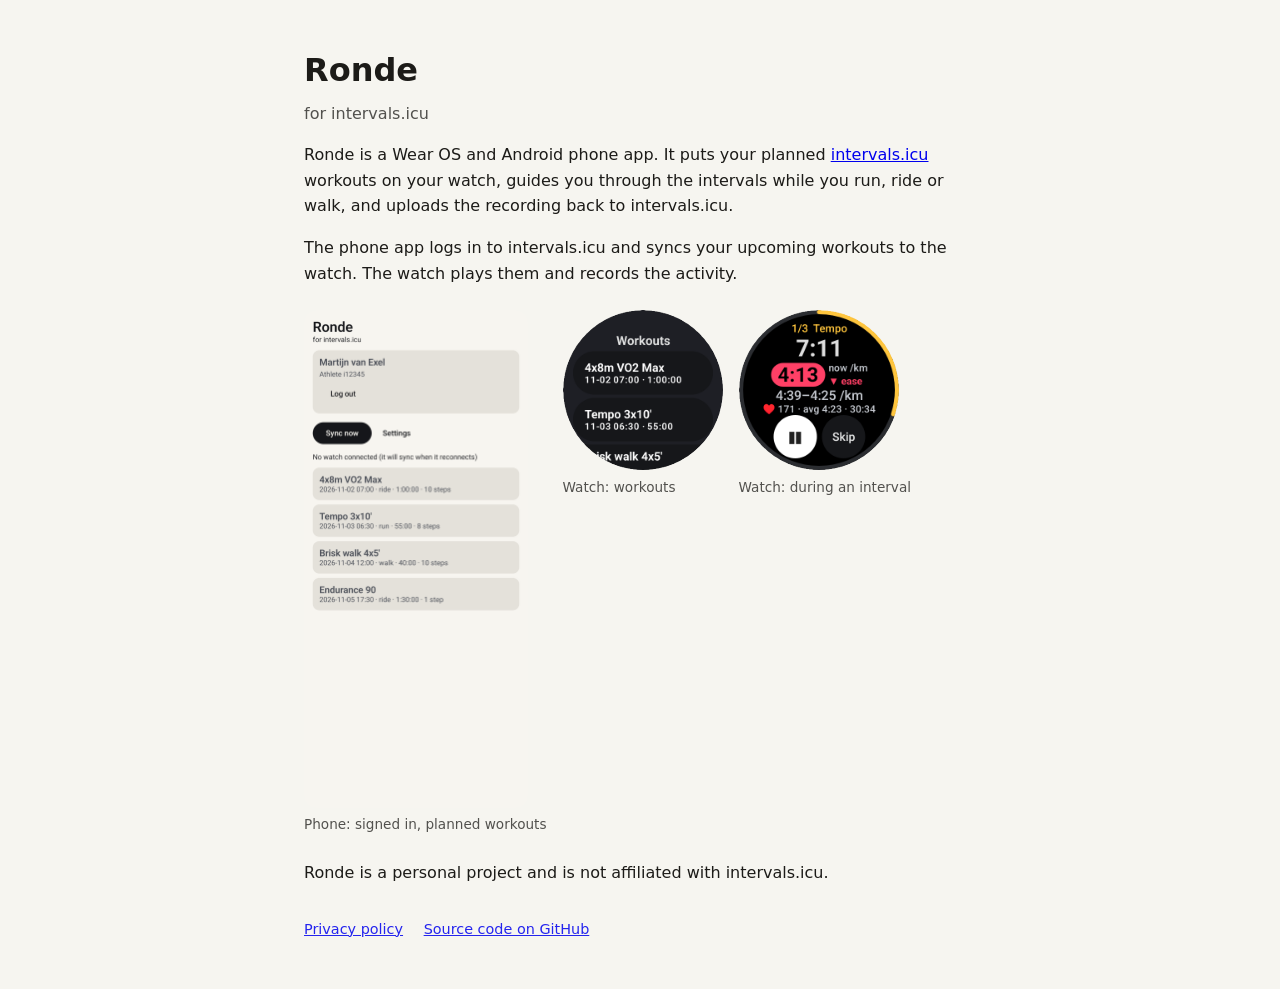
<file: index.html>
<!DOCTYPE html>
<html lang="en">
<head>
<meta charset="utf-8">
<meta name="viewport" content="width=device-width, initial-scale=1">
<title>Ronde for intervals.icu</title>
<meta name="description" content="Ronde puts your intervals.icu planned workouts on your Wear OS watch and uploads the recordings.">
<link rel="stylesheet" href="style.css">
</head>
<body>
<header>
<h1>Ronde</h1>
<p class="tagline">for intervals.icu</p>
</header>
<main>
<p>Ronde is a Wear OS and Android phone app. It puts your planned <a href="https://intervals.icu">intervals.icu</a> workouts on your watch, guides you through the intervals while you run, ride or walk, and uploads the recording back to intervals.icu.</p>
<p>The phone app logs in to intervals.icu and syncs your upcoming workouts to the watch. The watch plays them and records the activity.</p>
<div class="shots">
<figure class="phone"><img src="img/phone-workouts.png" width="450" height="1000" alt="Ronde phone app showing the signed-in athlete, Sync now and Settings buttons, and a list of four planned workouts"><figcaption>Phone: signed in, planned workouts</figcaption></figure>
<figure class="watch"><img src="img/watch-workouts.png" width="384" height="384" alt="Ronde on a Wear OS watch listing planned workouts: 4x8m VO2 Max and Tempo 3x10'"><figcaption>Watch: workouts</figcaption></figure>
<figure class="watch"><img src="img/watch-interval.png" width="384" height="384" alt="Ronde on a Wear OS watch during a run interval, showing current pace, target pace range, heart rate and pause and skip buttons"><figcaption>Watch: during an interval</figcaption></figure>
</div>
<p>Ronde is a personal project and is not affiliated with intervals.icu.</p>
</main>
<footer>
<a href="privacy.html">Privacy policy</a>
<a href="https://github.com/mvexel/ronde">Source code on GitHub</a>
</footer>
</body>
</html>
</file>
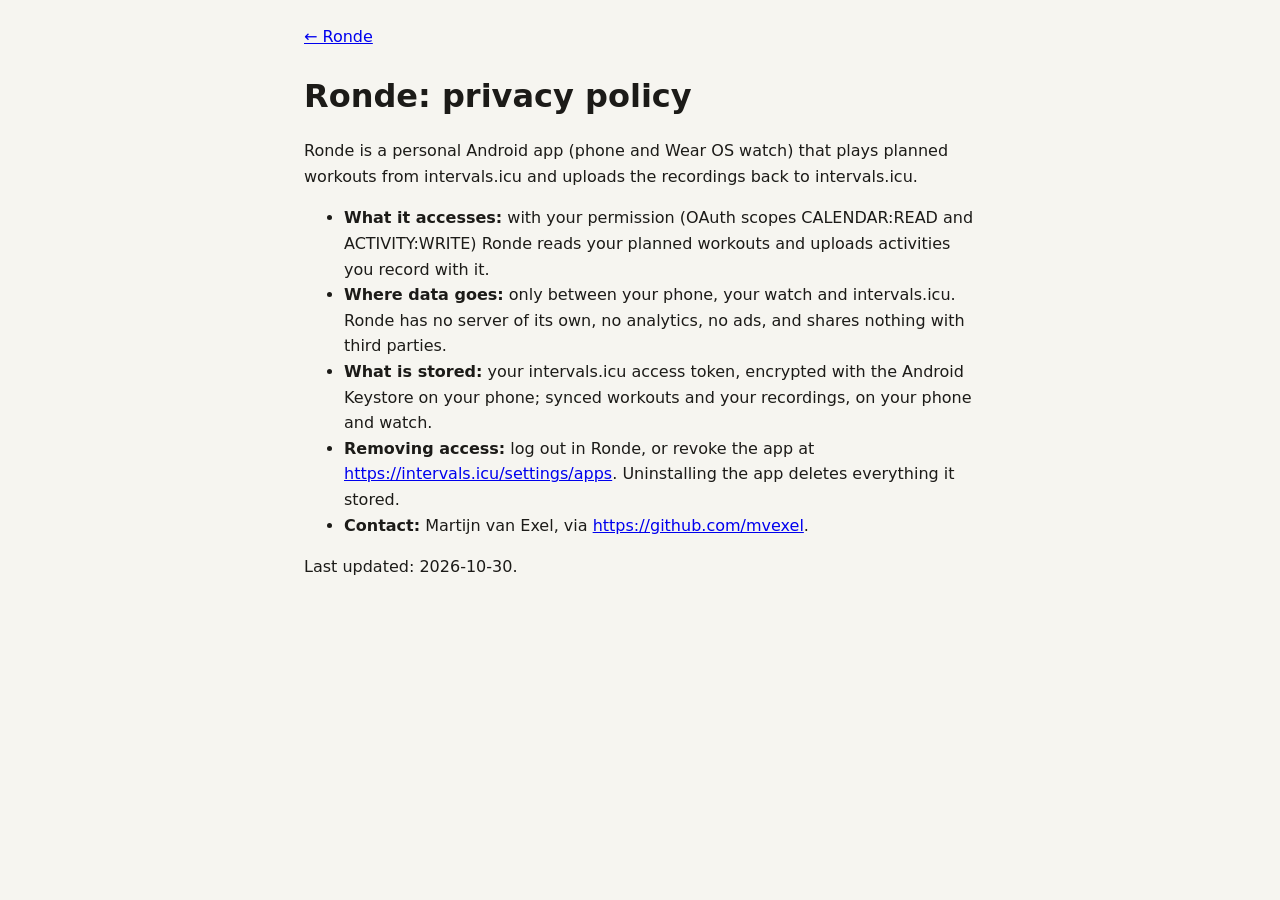
<file: privacy.html>
<!DOCTYPE html>
<html lang="en">
<head>
<meta charset="utf-8">
<meta name="viewport" content="width=device-width, initial-scale=1">
<title>Ronde: privacy policy</title>
<link rel="stylesheet" href="style.css">
</head>
<body>
<nav><a href="index.html">&larr; Ronde</a></nav>
<main>
<h1>Ronde: privacy policy</h1>
<p>Ronde is a personal Android app (phone and Wear OS watch) that plays planned workouts from intervals.icu and uploads the recordings back to intervals.icu.</p>
<ul>
<li><strong>What it accesses:</strong> with your permission (OAuth scopes CALENDAR:READ and ACTIVITY:WRITE) Ronde reads your planned workouts and uploads activities you record with it.</li>
<li><strong>Where data goes:</strong> only between your phone, your watch and intervals.icu. Ronde has no server of its own, no analytics, no ads, and shares nothing with third parties.</li>
<li><strong>What is stored:</strong> your intervals.icu access token, encrypted with the Android Keystore on your phone; synced workouts and your recordings, on your phone and watch.</li>
<li><strong>Removing access:</strong> log out in Ronde, or revoke the app at <a href="https://intervals.icu/settings/apps">https://intervals.icu/settings/apps</a>. Uninstalling the app deletes everything it stored.</li>
<li><strong>Contact:</strong> Martijn van Exel, via <a href="https://github.com/mvexel">https://github.com/mvexel</a>.</li>
</ul>
<p>Last updated: 2026-10-30.</p>
</main>
</body>
</html>
</file>
<file: style.css>
:root { color-scheme: light dark; }
body { font: 16px/1.6 system-ui, sans-serif; max-width: 42rem; margin: 0 auto; padding: 1.5rem 1rem 3rem; color: #1c1b18; background: #f6f5f0; }
@media (prefers-color-scheme: dark) { body { color: #e8e6df; background: #151513; } a { color: #8ab4f8; } }
h1 { margin-bottom: 0; }
.tagline { margin-top: .25rem; opacity: .75; }
.shots { display: flex; flex-wrap: wrap; gap: 1rem; align-items: flex-start; margin: 1.5rem 0; }
.shots figure { margin: 0; }
.shots img { display: block; height: auto; border-radius: 12px; }
.phone img { width: 14rem; max-width: 100%; }
.watch img { width: 10rem; max-width: 100%; border-radius: 50%; }
figcaption { font-size: .85rem; opacity: .75; margin-top: .4rem; }
nav a, footer a { margin-right: 1rem; }
footer { margin-top: 2rem; font-size: .9rem; opacity: .85; }
</file>
